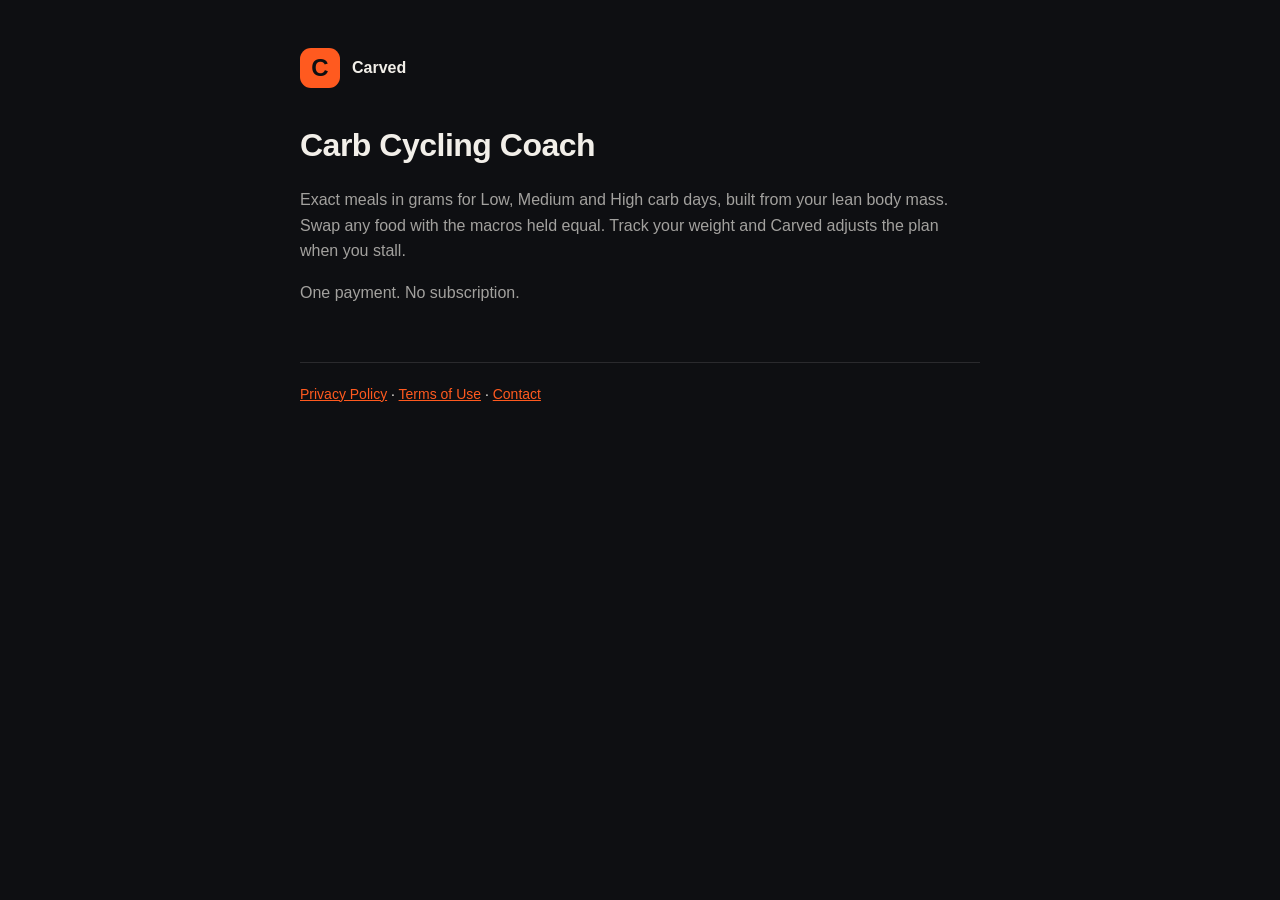
<file: index.html>
<!doctype html>
<html lang="en">
<head>
<meta charset="utf-8">
<meta name="viewport" content="width=device-width, initial-scale=1">
<title>Carved: Carb Cycling Coach</title>
<link rel="stylesheet" href="style.css">
</head>
<body>
<main>
<header><div class="mark">C</div><strong>Carved</strong></header>
<h1>Carb Cycling Coach</h1>
<p>Exact meals in grams for Low, Medium and High carb days, built from your lean body mass. Swap any food with the macros held equal. Track your weight and Carved adjusts the plan when you stall.</p>
<p>One payment. No subscription.</p>
<footer><a href="privacy.html">Privacy Policy</a> · <a href="terms.html">Terms of Use</a> · <a href="mailto:mhd.aiman23@gmail.com">Contact</a></footer>
</main>
</body>
</html>
</file>
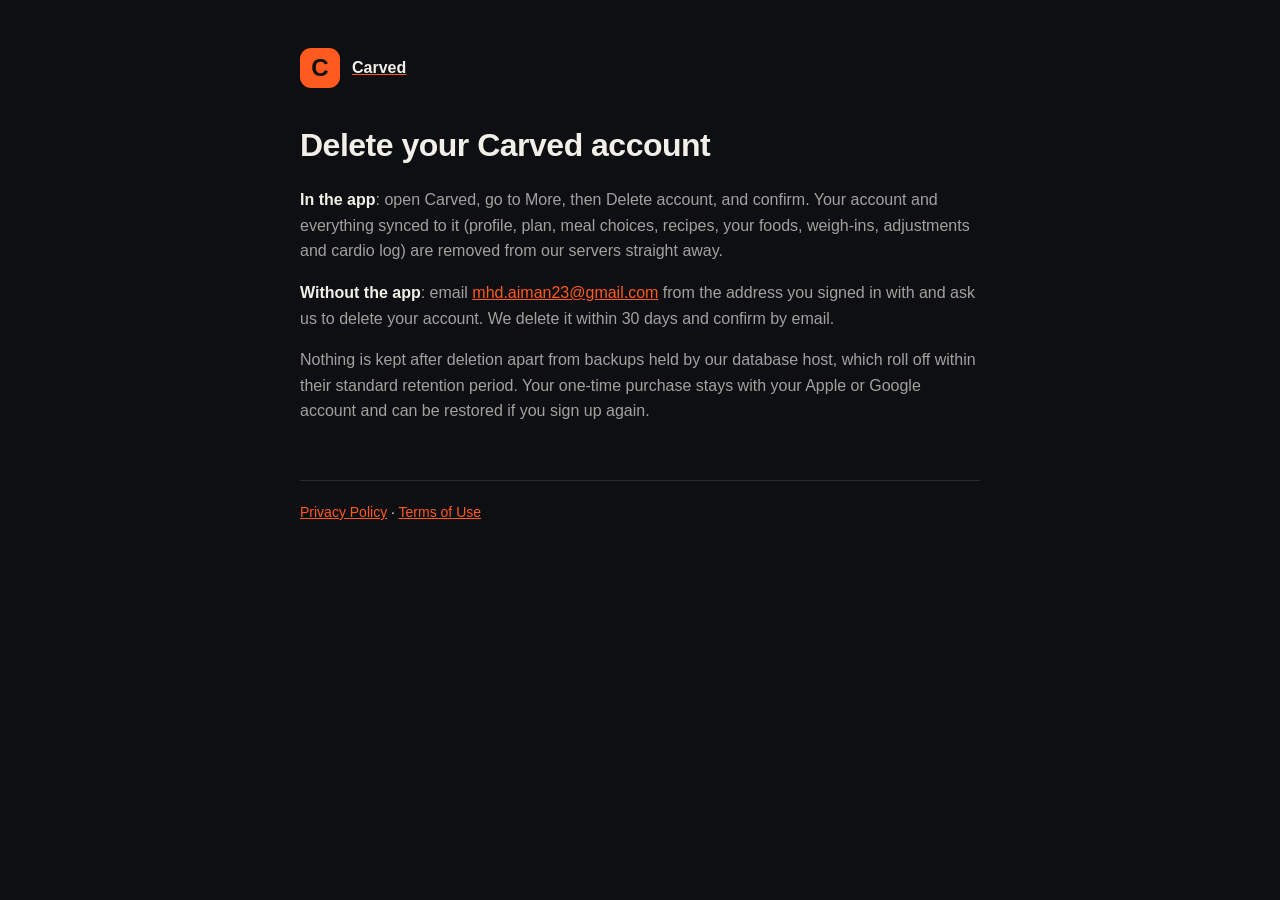
<file: delete-account.html>
<!doctype html>
<html lang="en">
<head>
<meta charset="utf-8">
<meta name="viewport" content="width=device-width, initial-scale=1">
<title>Delete your account · Carved</title>
<link rel="stylesheet" href="style.css">
</head>
<body>
<main>
<header><div class="mark">C</div><a href="index.html"><strong>Carved</strong></a></header>
<h1>Delete your Carved account</h1>
<p><strong>In the app</strong>: open Carved, go to More, then Delete account, and confirm. Your account and everything synced to it (profile, plan, meal choices, recipes, your foods, weigh-ins, adjustments and cardio log) are removed from our servers straight away.</p>
<p><strong>Without the app</strong>: email <a href="mailto:mhd.aiman23@gmail.com?subject=Delete%20my%20Carved%20account">mhd.aiman23@gmail.com</a> from the address you signed in with and ask us to delete your account. We delete it within 30 days and confirm by email.</p>
<p>Nothing is kept after deletion apart from backups held by our database host, which roll off within their standard retention period. Your one-time purchase stays with your Apple or Google account and can be restored if you sign up again.</p>
<footer><a href="privacy.html">Privacy Policy</a> · <a href="terms.html">Terms of Use</a></footer>
</main>
</body>
</html>
</file>
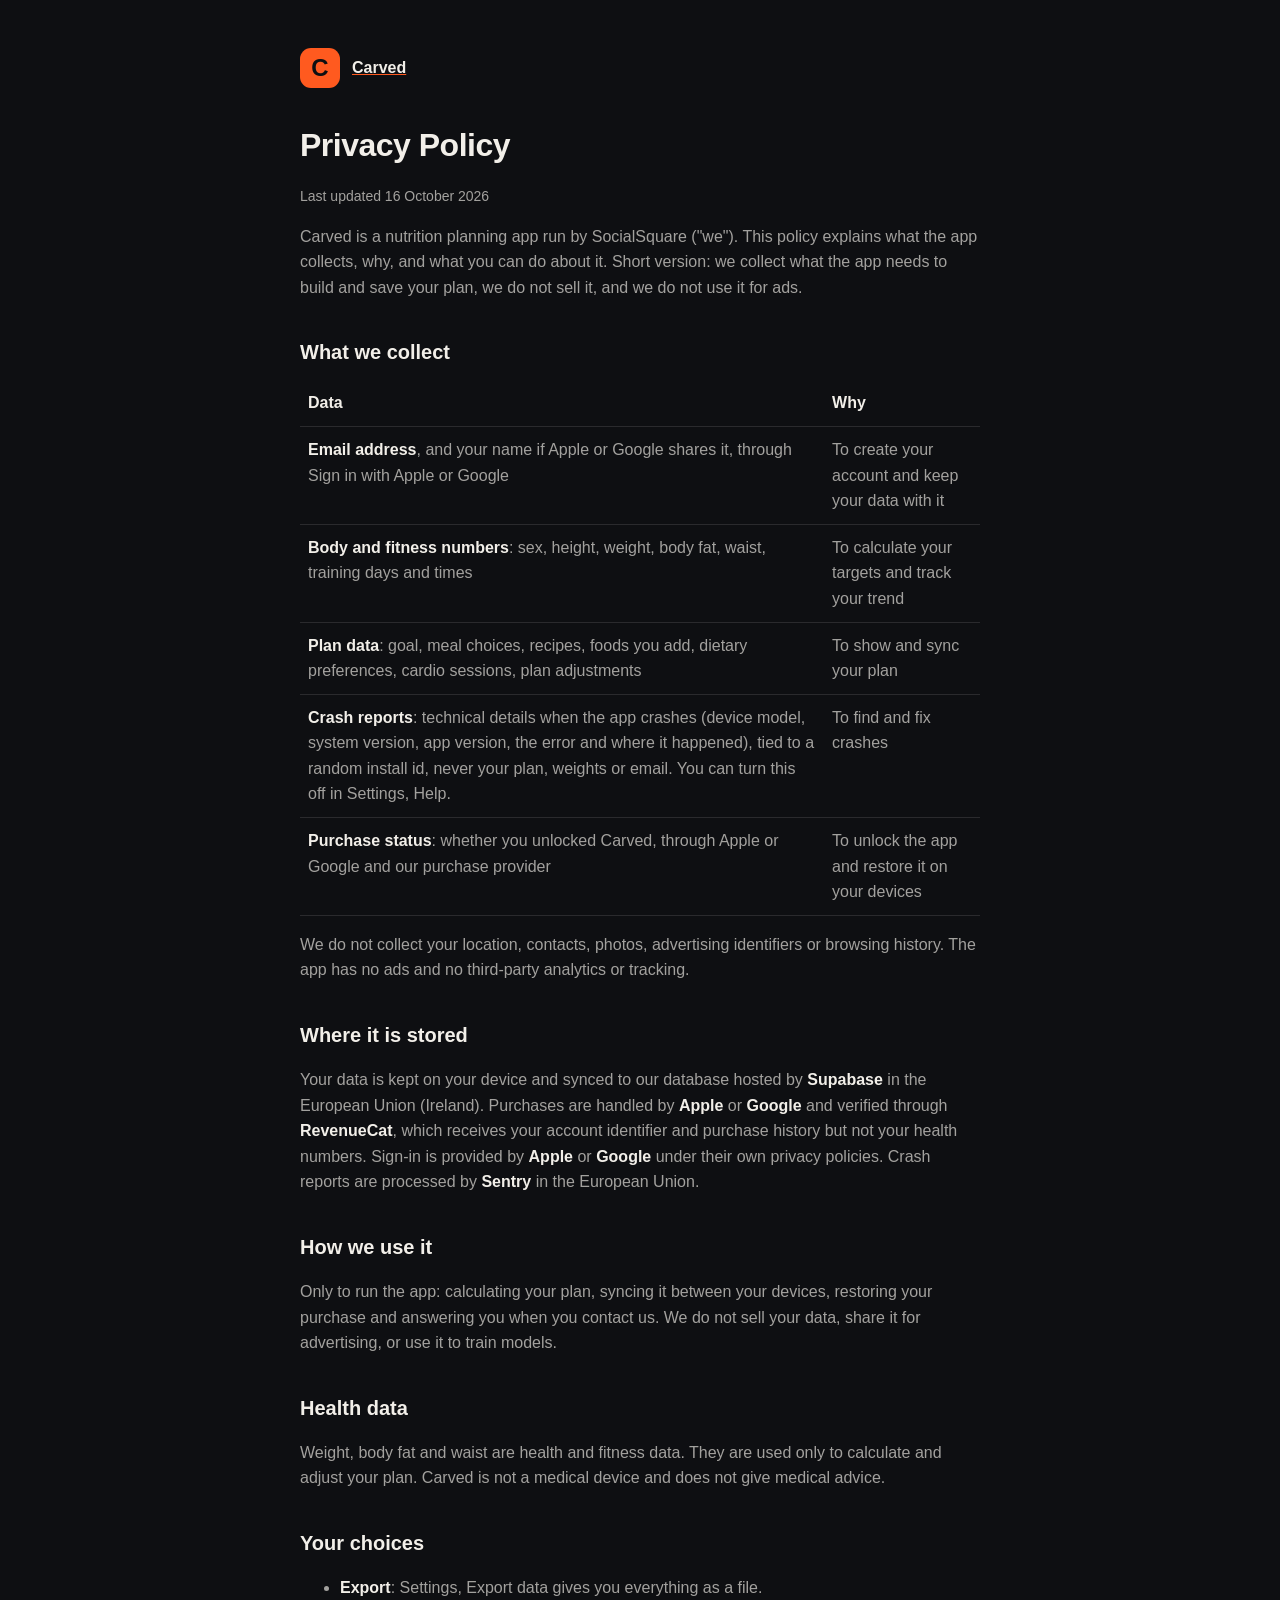
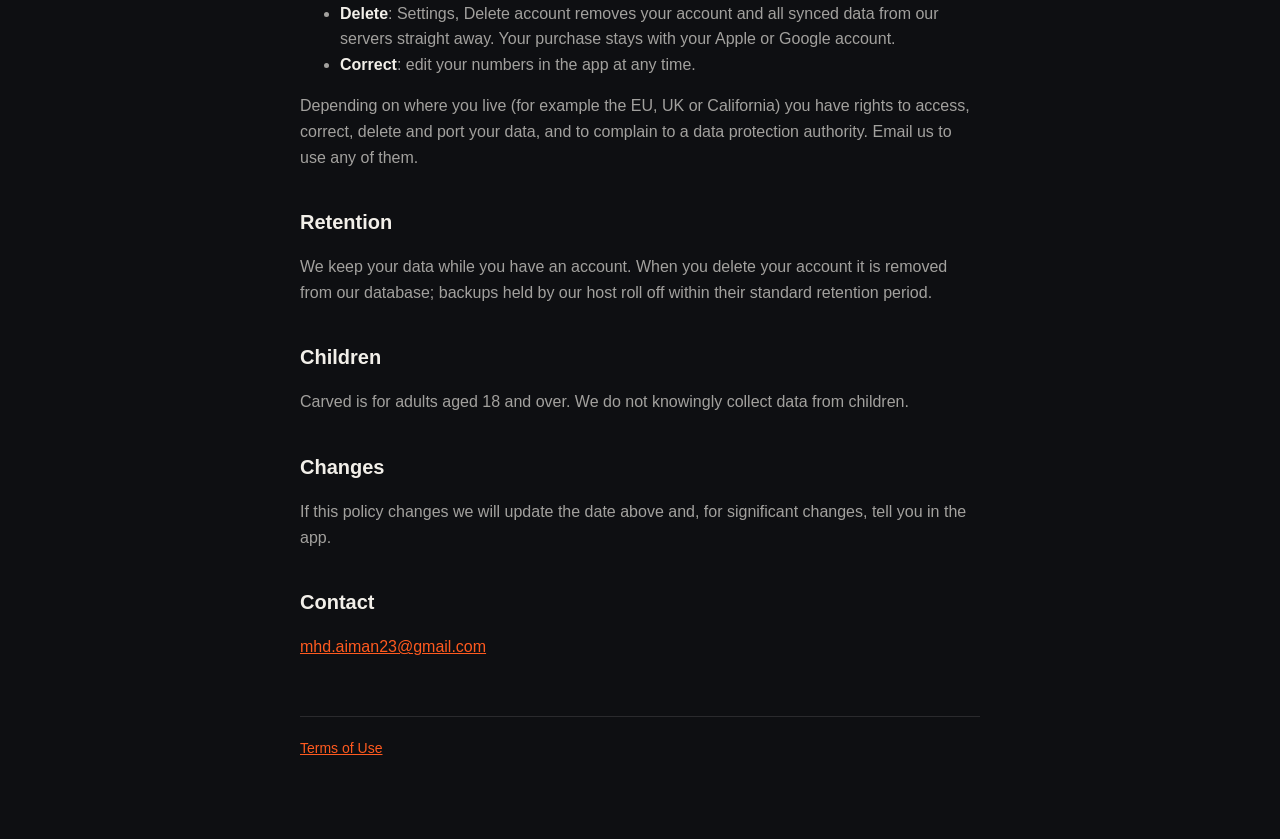
<file: privacy.html>
<!doctype html>
<html lang="en">
<head>
<meta charset="utf-8">
<meta name="viewport" content="width=device-width, initial-scale=1">
<title>Privacy Policy · Carved</title>
<link rel="stylesheet" href="style.css">
</head>
<body>
<main>
<header><div class="mark">C</div><a href="index.html"><strong>Carved</strong></a></header>
<h1>Privacy Policy</h1>
<p class="updated">Last updated 16 October 2026</p>

<p>Carved is a nutrition planning app run by SocialSquare ("we"). This policy explains what the app collects, why, and what you can do about it. Short version: we collect what the app needs to build and save your plan, we do not sell it, and we do not use it for ads.</p>

<h2>What we collect</h2>
<table>
<tr><th>Data</th><th>Why</th></tr>
<tr><td><strong>Email address</strong>, and your name if Apple or Google shares it, through Sign in with Apple or Google</td><td>To create your account and keep your data with it</td></tr>
<tr><td><strong>Body and fitness numbers</strong>: sex, height, weight, body fat, waist, training days and times</td><td>To calculate your targets and track your trend</td></tr>
<tr><td><strong>Plan data</strong>: goal, meal choices, recipes, foods you add, dietary preferences, cardio sessions, plan adjustments</td><td>To show and sync your plan</td></tr>
<tr><td><strong>Crash reports</strong>: technical details when the app crashes (device model, system version, app version, the error and where it happened), tied to a random install id, never your plan, weights or email. You can turn this off in Settings, Help.</td><td>To find and fix crashes</td></tr>
<tr><td><strong>Purchase status</strong>: whether you unlocked Carved, through Apple or Google and our purchase provider</td><td>To unlock the app and restore it on your devices</td></tr>
</table>
<p>We do not collect your location, contacts, photos, advertising identifiers or browsing history. The app has no ads and no third-party analytics or tracking.</p>

<h2>Where it is stored</h2>
<p>Your data is kept on your device and synced to our database hosted by <strong>Supabase</strong> in the European Union (Ireland). Purchases are handled by <strong>Apple</strong> or <strong>Google</strong> and verified through <strong>RevenueCat</strong>, which receives your account identifier and purchase history but not your health numbers. Sign-in is provided by <strong>Apple</strong> or <strong>Google</strong> under their own privacy policies. Crash reports are processed by <strong>Sentry</strong> in the European Union.</p>

<h2>How we use it</h2>
<p>Only to run the app: calculating your plan, syncing it between your devices, restoring your purchase and answering you when you contact us. We do not sell your data, share it for advertising, or use it to train models.</p>

<h2>Health data</h2>
<p>Weight, body fat and waist are health and fitness data. They are used only to calculate and adjust your plan. Carved is not a medical device and does not give medical advice.</p>

<h2>Your choices</h2>
<ul>
<li><strong>Export</strong>: Settings, Export data gives you everything as a file.</li>
<li><strong>Delete</strong>: Settings, Delete account removes your account and all synced data from our servers straight away. Your purchase stays with your Apple or Google account.</li>
<li><strong>Correct</strong>: edit your numbers in the app at any time.</li>
</ul>
<p>Depending on where you live (for example the EU, UK or California) you have rights to access, correct, delete and port your data, and to complain to a data protection authority. Email us to use any of them.</p>

<h2>Retention</h2>
<p>We keep your data while you have an account. When you delete your account it is removed from our database; backups held by our host roll off within their standard retention period.</p>

<h2>Children</h2>
<p>Carved is for adults aged 18 and over. We do not knowingly collect data from children.</p>

<h2>Changes</h2>
<p>If this policy changes we will update the date above and, for significant changes, tell you in the app.</p>

<h2>Contact</h2>
<p><a href="mailto:mhd.aiman23@gmail.com">mhd.aiman23@gmail.com</a></p>

<footer><a href="terms.html">Terms of Use</a></footer>
</main>
</body>
</html>
</file>
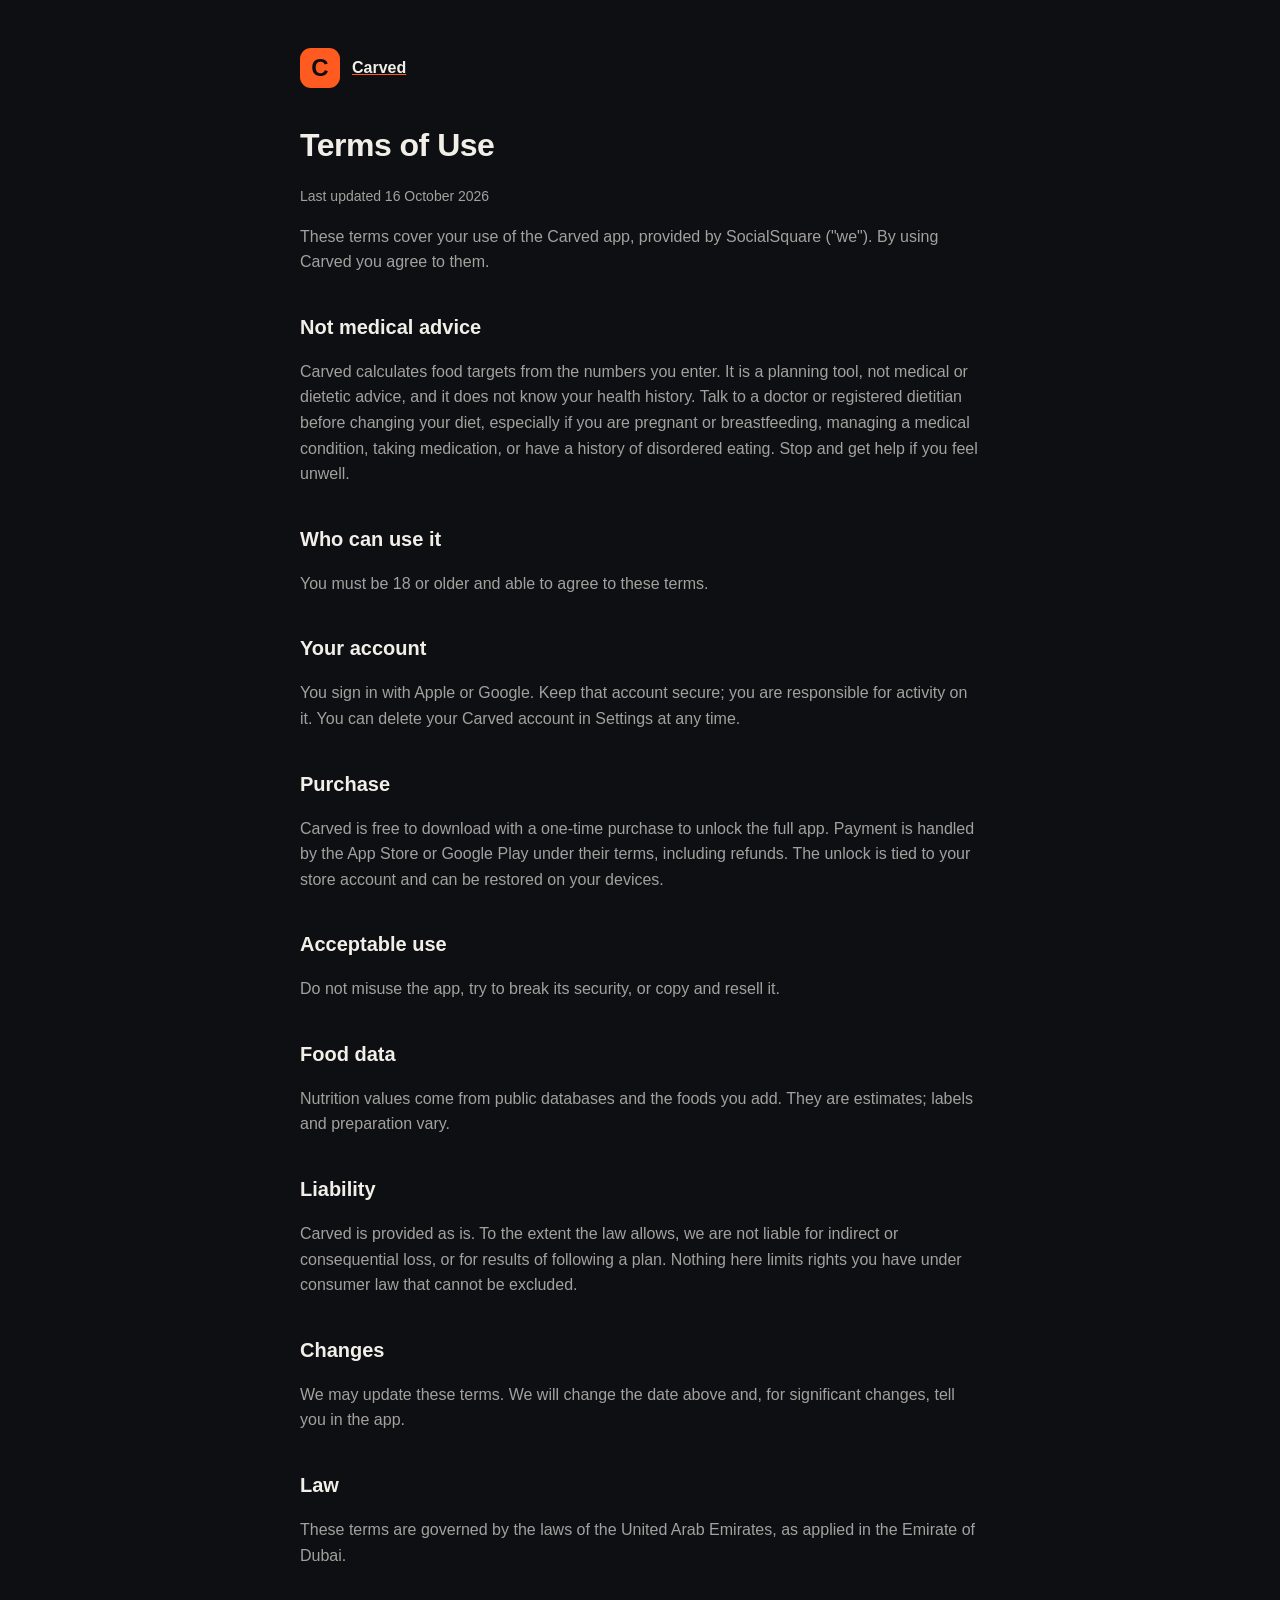
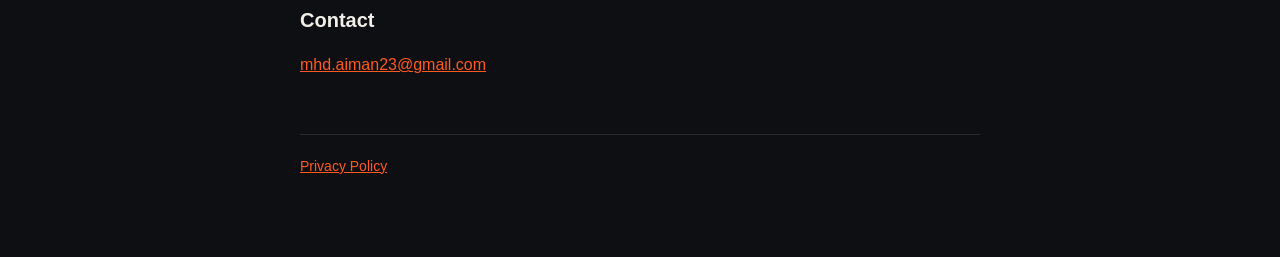
<file: terms.html>
<!doctype html>
<html lang="en">
<head>
<meta charset="utf-8">
<meta name="viewport" content="width=device-width, initial-scale=1">
<title>Terms of Use · Carved</title>
<link rel="stylesheet" href="style.css">
</head>
<body>
<main>
<header><div class="mark">C</div><a href="index.html"><strong>Carved</strong></a></header>
<h1>Terms of Use</h1>
<p class="updated">Last updated 16 October 2026</p>

<p>These terms cover your use of the Carved app, provided by SocialSquare ("we"). By using Carved you agree to them.</p>

<h2>Not medical advice</h2>
<p>Carved calculates food targets from the numbers you enter. It is a planning tool, not medical or dietetic advice, and it does not know your health history. Talk to a doctor or registered dietitian before changing your diet, especially if you are pregnant or breastfeeding, managing a medical condition, taking medication, or have a history of disordered eating. Stop and get help if you feel unwell.</p>

<h2>Who can use it</h2>
<p>You must be 18 or older and able to agree to these terms.</p>

<h2>Your account</h2>
<p>You sign in with Apple or Google. Keep that account secure; you are responsible for activity on it. You can delete your Carved account in Settings at any time.</p>

<h2>Purchase</h2>
<p>Carved is free to download with a one-time purchase to unlock the full app. Payment is handled by the App Store or Google Play under their terms, including refunds. The unlock is tied to your store account and can be restored on your devices.</p>

<h2>Acceptable use</h2>
<p>Do not misuse the app, try to break its security, or copy and resell it.</p>

<h2>Food data</h2>
<p>Nutrition values come from public databases and the foods you add. They are estimates; labels and preparation vary.</p>

<h2>Liability</h2>
<p>Carved is provided as is. To the extent the law allows, we are not liable for indirect or consequential loss, or for results of following a plan. Nothing here limits rights you have under consumer law that cannot be excluded.</p>

<h2>Changes</h2>
<p>We may update these terms. We will change the date above and, for significant changes, tell you in the app.</p>

<h2>Law</h2>
<p>These terms are governed by the laws of the United Arab Emirates, as applied in the Emirate of Dubai.</p>

<h2>Contact</h2>
<p><a href="mailto:mhd.aiman23@gmail.com">mhd.aiman23@gmail.com</a></p>

<footer><a href="privacy.html">Privacy Policy</a></footer>
</main>
</body>
</html>
</file>
<file: style.css>
:root { --bg: #0e0f12; --card: #17191e; --text: #f2efe9; --muted: rgba(242, 239, 233, 0.65); --accent: #ff5a1f; --line: rgba(242, 239, 233, 0.12); }
* { box-sizing: border-box; }
body { margin: 0; background: var(--bg); color: var(--text); font: 16px/1.6 -apple-system, BlinkMacSystemFont, "Inter", "Segoe UI", Roboto, sans-serif; }
main { max-width: 720px; margin: 0 auto; padding: 48px 20px 80px; }
header { display: flex; align-items: center; gap: 12px; margin-bottom: 32px; }
.mark { width: 40px; height: 40px; border-radius: 11px; background: var(--accent); color: var(--bg); font-weight: 900; font-size: 24px; display: grid; place-items: center; }
h1 { font-size: 32px; margin: 0 0 4px; letter-spacing: -0.5px; }
h2 { font-size: 20px; margin: 36px 0 8px; }
p, li { color: var(--muted); }
strong { color: var(--text); }
a { color: var(--accent); }
table { width: 100%; border-collapse: collapse; margin: 12px 0; }
th, td { text-align: left; padding: 10px 8px; border-bottom: 1px solid var(--line); vertical-align: top; color: var(--muted); }
th { color: var(--text); font-weight: 600; }
.updated { color: var(--muted); font-size: 14px; }
footer { margin-top: 56px; padding-top: 20px; border-top: 1px solid var(--line); font-size: 14px; }
</file>
